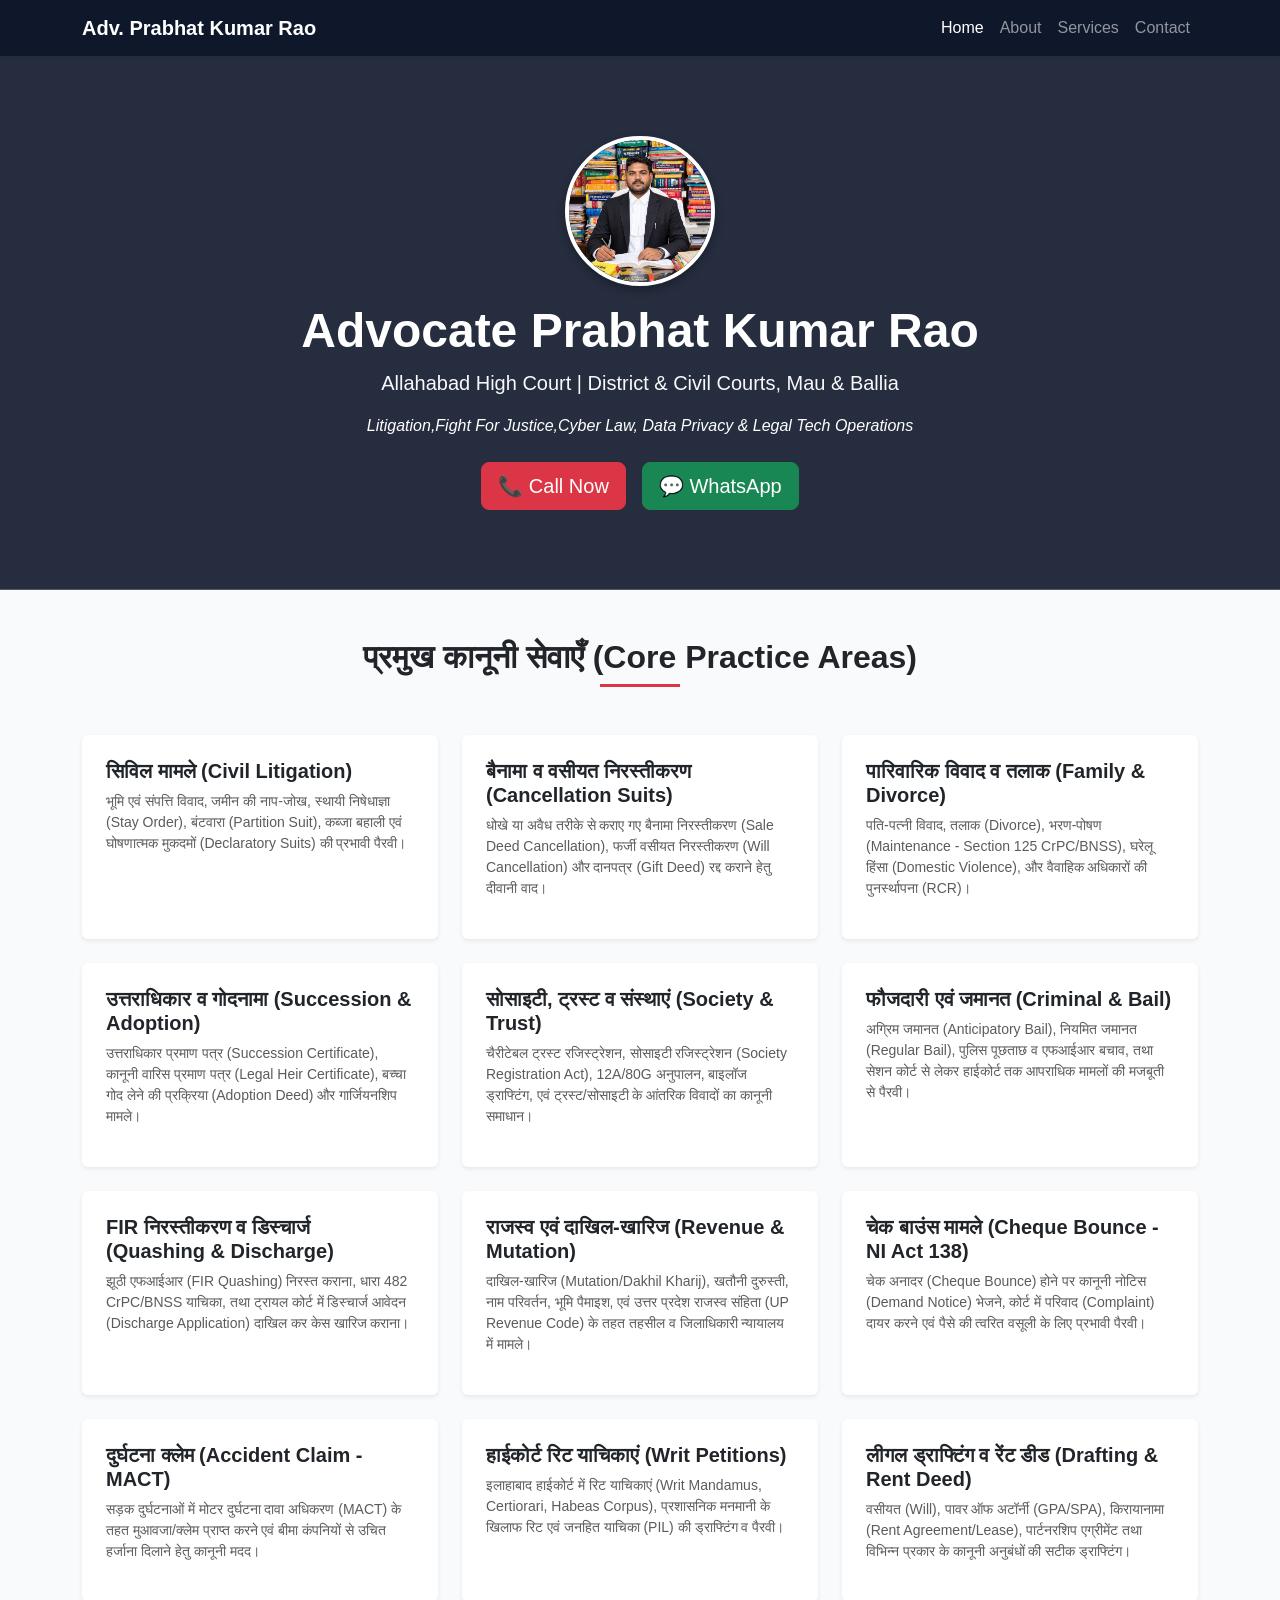
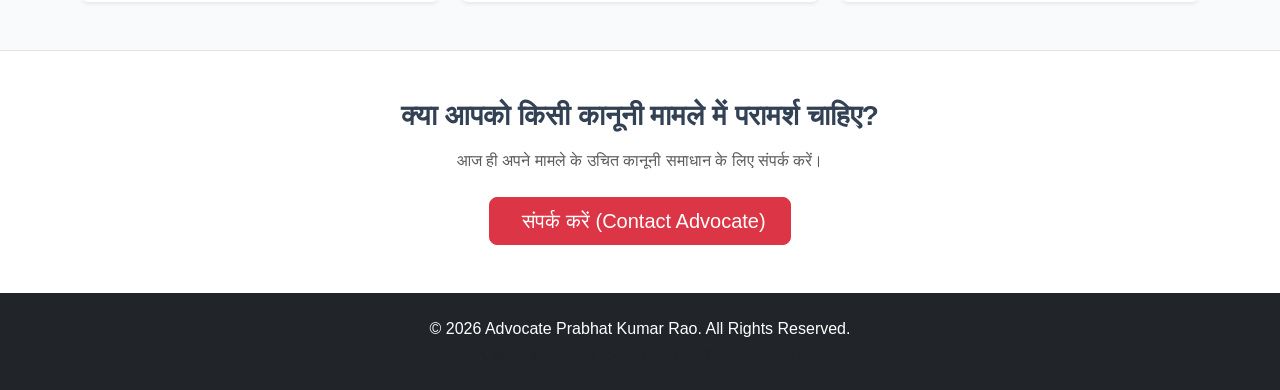
<file: index.html>
<!DOCTYPE html>
<html lang="hi">
<head>
    <meta charset="UTF-8">
    <meta name="viewport" content="width=device-width, initial-scale=1.0">
    <title>Prabhat Kumar Rao- Advocate & Legal Tech Consultant</title>
    <!-- Bootstrap 5 CSS CDN -->
    <link href="https://cdn.jsdelivr.net/npm/bootstrap@5.3.0/dist/css/bootstrap.min.css" rel="stylesheet">
    <link rel="stylesheet" href="style.css">
</head>
<body>

    <!-- Navigation Bar -->
    <nav class="navbar navbar-expand-lg navbar-dark sticky-top shadow-sm">
        <div class="container">
            <a class="navbar-brand fw-bold" href="index.html">Adv. Prabhat Kumar Rao</a>
            <button class="navbar-toggler" type="button" data-bs-toggle="collapse" data-bs-target="#navbarNav">
                <span class="navbar-toggler-icon"></span>
            </button>
            <div class="collapse navbar-collapse justify-content-end" id="navbarNav">
                <ul class="navbar-nav">
                    <li class="nav-item"><a class="nav-link active" href="index.html">Home</a></li>
                    <li class="nav-item"><a class="nav-link" href="about.html">About</a></li>
                    <li class="nav-item"><a class="nav-link" href="services.html">Services</a></li>
                    <li class="nav-item"><a class="nav-link" href="contact.html">Contact</a></li>
                </ul>
            </div>
        </div>
    </nav>

    <!-- Hero Section -->
    <header class="hero-section text-center">
        <div class="container">
            <!-- 🔽 यहाँ अपनी प्रोफाइल फोटो का टैग जोड़ें 🔽 -->
            <div class="mb-3">
                <img src="adprabhatoffice.jpg" alt="Adv. Prabhat Kumar" class="hero-profile-img">
            </div>

            <h1 class="display-5 fw-bold">Advocate Prabhat Kumar Rao</h1>
            <p class="lead text-light">Allahabad High Court | District & Civil Courts, Mau & Ballia</p>
            <p class="mb-4"><em>Litigation,Fight For Justice,Cyber Law, Data Privacy & Legal Tech Operations</em></p>
            <div class="d-flex justify-content-center gap-3">
                <a href="tel:+917905280682" class="btn btn-danger btn-lg">📞 Call Now</a>
                <a href="https://wa.me/917905280682" target="_blank" class="btn btn-success btn-lg">💬 WhatsApp</a>
            </div>
        </div>
    </header>

    <!-- Services Grid Section -->
    <div class="container py-5">
        <div class="text-center mb-5">
            <h2 class="fw-bold text-dark">प्रमुख कानूनी सेवाएँ (Core Practice Areas)</h2>
            <div class="bg-danger mx-auto" style="height: 3px; width: 80px;"></div>
        </div>

        <div class="row g-4">

            <!-- 1. Civil Litigation -->
            <div class="col-md-6 col-lg-4">
                <div class="bg-white p-4 rounded shadow-sm h-100 service-card">
                    <div class="icon-box"><i class="fa-solid fa-scale-balanced"></i></div>
                    <h3 class="h5 fw-bold text-dark">सिविल मामले (Civil Litigation)</h3>
                    <p class="text-muted small mt-2">
                        भूमि एवं संपत्ति विवाद, जमीन की नाप-जोख, स्थायी निषेधाज्ञा (Stay Order), बंटवारा (Partition Suit), कब्जा बहाली एवं घोषणात्मक मुकदमों (Declaratory Suits) की प्रभावी पैरवी।
                    </p>
                </div>
            </div>

            <!-- 2. Deed & Will Cancellation (न्यू जोड़ा गया) -->
            <div class="col-md-6 col-lg-4">
                <div class="bg-white p-4 rounded shadow-sm h-100 service-card">
                    <div class="icon-box"><i class="fa-solid fa-file-signature"></i></div>
                    <h3 class="h5 fw-bold text-dark">बैनामा व वसीयत निरस्तीकरण (Cancellation Suits)</h3>
                    <p class="text-muted small mt-2">
                        धोखे या अवैध तरीके से कराए गए बैनामा निरस्तीकरण (Sale Deed Cancellation), फर्जी वसीयत निरस्तीकरण (Will Cancellation) और दानपत्र (Gift Deed) रद्द कराने हेतु दीवानी वाद।
                    </p>
                </div>
            </div>

            <!-- 3. Family Court & Matrimonial (न्यू जोड़ा गया) -->
            <div class="col-md-6 col-lg-4">
                <div class="bg-white p-4 rounded shadow-sm h-100 service-card">
                    <div class="icon-box"><i class="fa-solid fa-people-roof"></i></div>
                    <h3 class="h5 fw-bold text-dark">पारिवारिक विवाद व तलाक (Family & Divorce)</h3>
                    <p class="text-muted small mt-2">
                        पति-पत्नी विवाद, तलाक (Divorce), भरण-पोषण (Maintenance - Section 125 CrPC/BNSS), घरेलू हिंसा (Domestic Violence), और वैवाहिक अधिकारों की पुनर्स्थापना (RCR)।
                    </p>
                </div>
            </div>

            <!-- 4. Succession & Adoption (न्यू जोड़ा गया) -->
            <div class="col-md-6 col-lg-4">
                <div class="bg-white p-4 rounded shadow-sm h-100 service-card">
                    <div class="icon-box"><i class="fa-solid fa-users-rectangle"></i></div>
                    <h3 class="h5 fw-bold text-dark">उत्तराधिकार व गोदनामा (Succession & Adoption)</h3>
                    <p class="text-muted small mt-2">
                        उत्तराधिकार प्रमाण पत्र (Succession Certificate), कानूनी वारिस प्रमाण पत्र (Legal Heir Certificate), बच्चा गोद लेने की प्रक्रिया (Adoption Deed) और गार्जियनशिप मामले।
                    </p>
                </div>
            </div>

            <!-- 5. Society, Trust & NGO Matters (न्यू जोड़ा गया) -->
            <div class="col-md-6 col-lg-4">
                <div class="bg-white p-4 rounded shadow-sm h-100 service-card">
                    <div class="icon-box"><i class="fa-solid fa-sitemap"></i></div>
                    <h3 class="h5 fw-bold text-dark">सोसाइटी, ट्रस्ट व संस्थाएं (Society & Trust)</h3>
                    <p class="text-muted small mt-2">
                        चैरीटेबल ट्रस्ट रजिस्ट्रेशन, सोसाइटी रजिस्ट्रेशन (Society Registration Act), 12A/80G अनुपालन, बाइलॉज ड्राफ्टिंग, एवं ट्रस्ट/सोसाइटी के आंतरिक विवादों का कानूनी समाधान।
                    </p>
                </div>
            </div>

            <!-- 6. Criminal & Bail Matters -->
            <div class="col-md-6 col-lg-4">
                <div class="bg-white p-4 rounded shadow-sm h-100 service-card">
                    <div class="icon-box"><i class="fa-solid fa-handcuffs"></i></div>
                    <h3 class="h5 fw-bold text-dark">फौजदारी एवं जमानत (Criminal & Bail)</h3>
                    <p class="text-muted small mt-2">
                        अग्रिम जमानत (Anticipatory Bail), नियमित जमानत (Regular Bail), पुलिस पूछताछ व एफआईआर बचाव, तथा सेशन कोर्ट से लेकर हाईकोर्ट तक आपराधिक मामलों की मजबूती से पैरवी।
                    </p>
                </div>
            </div>

            <!-- 7. Discharge & FIR Quashing -->
            <div class="col-md-6 col-lg-4">
                <div class="bg-white p-4 rounded shadow-sm h-100 service-card">
                    <div class="icon-box"><i class="fa-solid fa-file-circle-xmark"></i></div>
                    <h3 class="h5 fw-bold text-dark">FIR निरस्तीकरण व डिस्चार्ज (Quashing & Discharge)</h3>
                    <p class="text-muted small mt-2">
                        झूठी एफआईआर (FIR Quashing) निरस्त कराना, धारा 482 CrPC/BNSS याचिका, तथा ट्रायल कोर्ट में डिस्चार्ज आवेदन (Discharge Application) दाखिल कर केस खारिज कराना।
                    </p>
                </div>
            </div>

            <!-- 8. Revenue & Dakhil Kharij -->
            <div class="col-md-6 col-lg-4">
                <div class="bg-white p-4 rounded shadow-sm h-100 service-card">
                    <div class="icon-box"><i class="fa-solid fa-building-columns"></i></div>
                    <h3 class="h5 fw-bold text-dark">राजस्व एवं दाखिल-खारिज (Revenue & Mutation)</h3>
                    <p class="text-muted small mt-2">
                        दाखिल-खारिज (Mutation/Dakhil Kharij), खतौनी दुरुस्ती, नाम परिवर्तन, भूमि पैमाइश, एवं उत्तर प्रदेश राजस्व संहिता (UP Revenue Code) के तहत तहसील व जिलाधिकारी न्यायालय में मामले।
                    </p>
                </div>
            </div>

            <!-- 9. Cheque Bounce -->
            <div class="col-md-6 col-lg-4">
                <div class="bg-white p-4 rounded shadow-sm h-100 service-card">
                    <div class="icon-box"><i class="fa-solid fa-money-check-dollar"></i></div>
                    <h3 class="h5 fw-bold text-dark">चेक बाउंस मामले (Cheque Bounce - NI Act 138)</h3>
                    <p class="text-muted small mt-2">
                        चेक अनादर (Cheque Bounce) होने पर कानूनी नोटिस (Demand Notice) भेजने, कोर्ट में परिवाद (Complaint) दायर करने एवं पैसे की त्वरित वसूली के लिए प्रभावी पैरवी।
                    </p>
                </div>
            </div>

            <!-- 10. Accident Claim (MACT) -->
            <div class="col-md-6 col-lg-4">
                <div class="bg-white p-4 rounded shadow-sm h-100 service-card">
                    <div class="icon-box"><i class="fa-solid fa-car-burst"></i></div>
                    <h3 class="h5 fw-bold text-dark">दुर्घटना क्लेम (Accident Claim - MACT)</h3>
                    <p class="text-muted small mt-2">
                        सड़क दुर्घटनाओं में मोटर दुर्घटना दावा अधिकरण (MACT) के तहत मुआवजा/क्लेम प्राप्त करने एवं बीमा कंपनियों से उचित हर्जाना दिलाने हेतु कानूनी मदद।
                    </p>
                </div>
            </div>

            <!-- 11. High Court Writ Petitions -->
            <div class="col-md-6 col-lg-4">
                <div class="bg-white p-4 rounded shadow-sm h-100 service-card">
                    <div class="icon-box"><i class="fa-solid fa-gavel"></i></div>
                    <h3 class="h5 fw-bold text-dark">हाईकोर्ट रिट याचिकाएं (Writ Petitions)</h3>
                    <p class="text-muted small mt-2">
                        इलाहाबाद हाईकोर्ट में रिट याचिकाएं (Writ Mandamus, Certiorari, Habeas Corpus), प्रशासनिक मनमानी के खिलाफ रिट एवं जनहित याचिका (PIL) की ड्राफ्टिंग व पैरवी।
                    </p>
                </div>
            </div>

            <!-- 12. Drafting, Rent Deed & Agreements -->
            <div class="col-md-6 col-lg-4">
                <div class="bg-white p-4 rounded shadow-sm h-100 service-card">
                    <div class="icon-box"><i class="fa-solid fa-file-contract"></i></div>
                    <h3 class="h5 fw-bold text-dark">लीगल ड्राफ्टिंग व रेंट डीड (Drafting & Rent Deed)</h3>
                    <p class="text-muted small mt-2">
                        वसीयत (Will), पावर ऑफ अटॉर्नी (GPA/SPA), किरायानामा (Rent Agreement/Lease), पार्टनरशिप एग्रीमेंट तथा विभिन्न प्रकार के कानूनी अनुबंधों की सटीक ड्राफ्टिंग।
                    </p>
                </div>
            </div>

        </div>
    </div>

   <!-- Call to Action Section -->
    <section class="bg-white py-5 border-top">
        <div class="container text-center">
            <h3 class="fw-bold mb-3">क्या आपको किसी कानूनी मामले में परामर्श चाहिए?</h3>
            <p class="text-muted mb-4">आज ही अपने मामले के उचित कानूनी समाधान के लिए संपर्क करें।</p>
            <a href="contact.html" class="btn btn-danger btn-lg px-4"><i class="fa-solid fa-phone me-2"></i>संपर्क करें (Contact Advocate)</a>
        </div>
    </section>

    <!-- Footer -->
    <footer class="bg-dark text-white text-center py-4">
        <div class="container">
            <p class="mb-1">&copy; 2026 Advocate Prabhat Kumar Rao. All Rights Reserved.</p>
            <p class="small text-muted mb-0">इलाहाबाद हाईकोर्ट | मऊ दीवानी न्यायालय | बलिया दीवानी न्यायालय</p>
        </div>
    </footer>

    <!-- Bootstrap 5 JS CDN -->
    <script src="https://cdn.jsdelivr.net/npm/bootstrap@5.3.0/dist/js/bootstrap.bundle.min.js"></script>
</body>
</html>
</file>
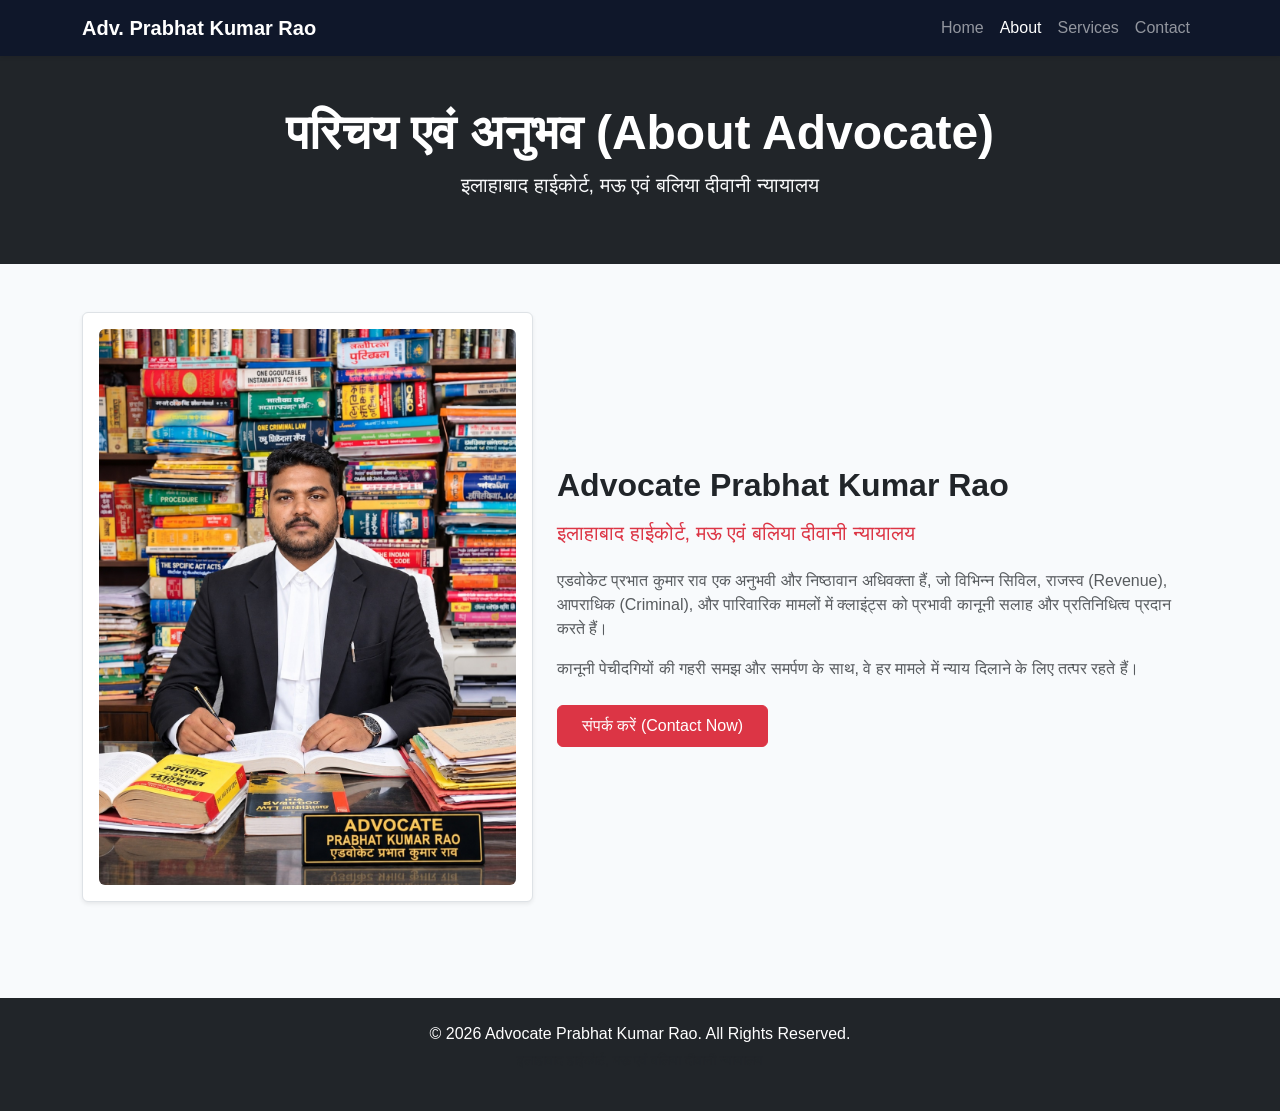
<file: about.html>
<!DOCTYPE html>
<html lang="hi">
<head>
    <meta charset="UTF-8">
    <meta name="viewport" content="width=device-width, initial-scale=1.0">
    <title>About Us | Advocate Prabhat Kumar Rao</title>
    <!-- Bootstrap 5 CSS CDN -->
    <link href="https://cdn.jsdelivr.net/npm/bootstrap@5.3.0/dist/css/bootstrap.min.css" rel="stylesheet">
    <link rel="stylesheet" href="style.css">
</head>
<body>

    <!-- Navigation Bar -->
    <nav class="navbar navbar-expand-lg navbar-dark bg-dark sticky-top shadow-sm">
        <div class="container">
            <a class="navbar-brand fw-bold" href="index.html">Adv. Prabhat Kumar Rao</a>
            <button class="navbar-toggler" type="button" data-bs-toggle="collapse" data-bs-target="#navbarNavAbout" aria-controls="navbarNavAbout" aria-expanded="false" aria-label="Toggle navigation">
                <span class="navbar-toggler-icon"></span>
            </button>
            <div class="collapse navbar-collapse justify-content-end" id="navbarNavAbout">
                <ul class="navbar-nav">
                    <li class="nav-item"><a class="nav-link" href="index.html">Home</a></li>
                    <li class="nav-item"><a class="nav-link active" href="about.html">About</a></li>
                    <li class="nav-item"><a class="nav-link" href="services.html">Services</a></li>
                    <li class="nav-item"><a class="nav-link" href="contact.html">Contact</a></li>
                </ul>
            </div>
        </div>
    </nav>

    <!-- Page Header -->
    <header class="bg-dark text-white py-5 text-center">
        <div class="container">
            <h1 class="display-5 fw-bold">परिचय एवं अनुभव (About Advocate)</h1>
            <p class="lead text-light">इलाहाबाद हाईकोर्ट, मऊ एवं बलिया दीवानी न्यायालय</p>
        </div>
    </header>

    <!-- About Section -->
    <section class="container py-5">
        <div class="row align-items-center g-4">
            <div class="col-md-5 text-center">
                <div class="p-3 bg-white shadow-sm rounded border">
                    <img src="adprabhatoffice.jpg" alt="Advocate Prabhat Kumar Rao" class="img-fluid rounded">
                </div>
            </div>
            <div class="col-md-7">
                <h2 class="fw-bold text-dark mb-3">Advocate Prabhat Kumar Rao</h2>
                <h5 class="text-danger mb-4">इलाहाबाद हाईकोर्ट, मऊ एवं बलिया दीवानी न्यायालय</h5>
                <p class="text-muted">
                    एडवोकेट प्रभात कुमार राव एक अनुभवी और निष्ठावान अधिवक्ता हैं, जो विभिन्न सिविल, राजस्व (Revenue), आपराधिक (Criminal), और पारिवारिक मामलों में क्लाइंट्स को प्रभावी कानूनी सलाह और प्रतिनिधित्व प्रदान करते हैं।
                </p>
                <p class="text-muted">
                    कानूनी पेचीदगियों की गहरी समझ और समर्पण के साथ, वे हर मामले में न्याय दिलाने के लिए तत्पर रहते हैं।
                </p>
                <div class="mt-4">
                    <a href="contact.html" class="btn btn-danger px-4 py-2">संपर्क करें (Contact Now)</a>
                </div>
            </div>
        </div>
    </section>

    <!-- Footer -->
    <footer class="bg-dark text-white text-center py-4 mt-5">
        <div class="container">
            <p class="mb-1">&copy; 2026 Advocate Prabhat Kumar Rao. All Rights Reserved.</p>
            <p class="small text-muted">इलाहाबाद हाईकोर्ट, मऊ एवं बलिया दीवानी न्यायालय</p>
        </div>
    </footer>

    <!-- Bootstrap 5 JS CDN (यह स्क्रिप्ट टैग मोबाइल मेनू खोलने के लिए सबसे ज़रूरी है) -->
    <script src="https://cdn.jsdelivr.net/npm/bootstrap@5.3.0/dist/js/bootstrap.bundle.min.js"></script>
</body>
</html>
</file>
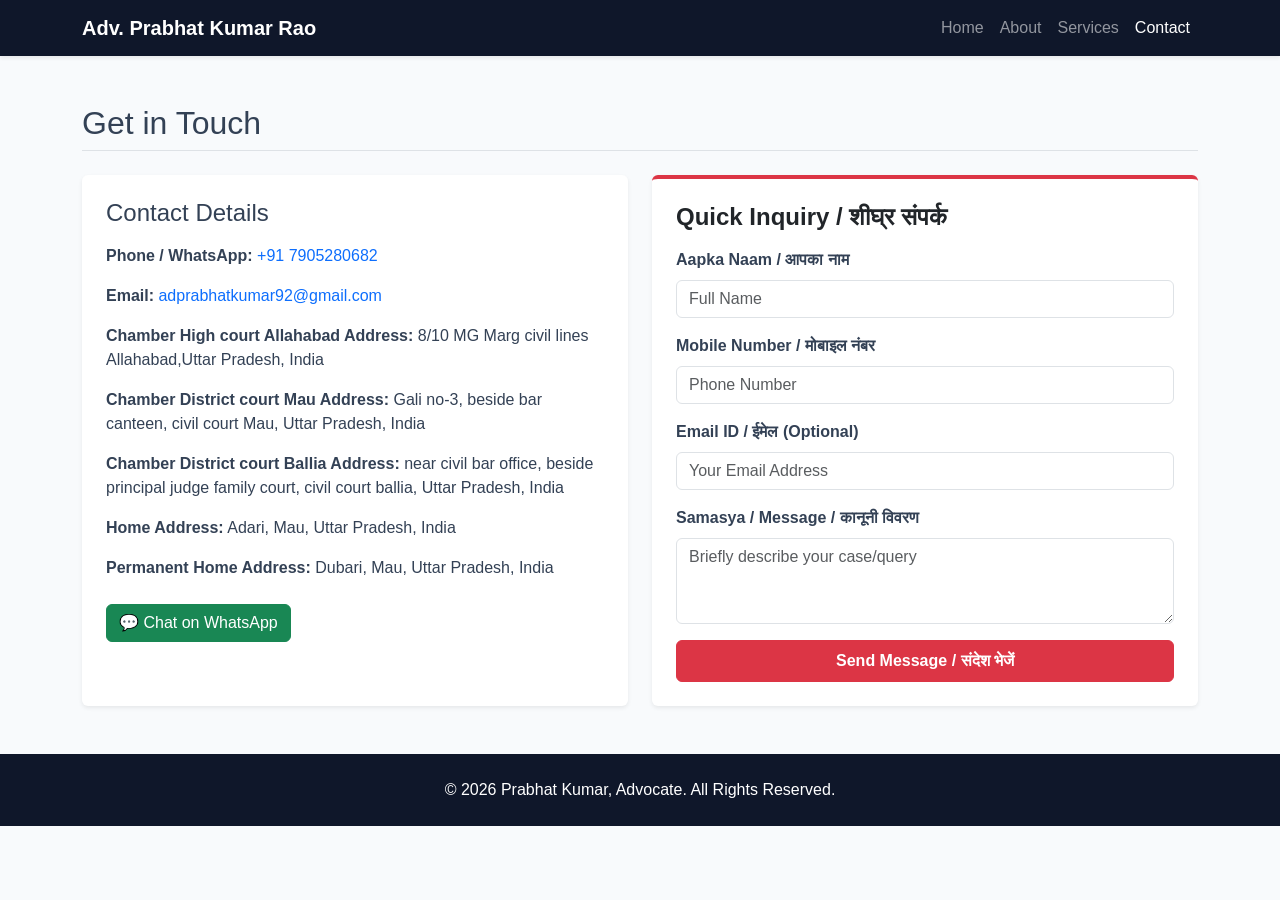
<file: contact.html>
<!DOCTYPE html>
<html lang="hi">
<head>
    <meta charset="UTF-8">
    <meta name="viewport" content="width=device-width, initial-scale=1.0">
    <title>Contact - Adv. Prabhat Kumar Rao</title>
    <link href="https://cdn.jsdelivr.net/npm/bootstrap@5.3.0/dist/css/bootstrap.min.css" rel="stylesheet">
    <link rel="stylesheet" href="style.css">
</head>
<body>

    <nav class="navbar navbar-expand-lg navbar-dark sticky-top shadow-sm">
        <div class="container">
            <a class="navbar-brand fw-bold" href="index.html">Adv. Prabhat Kumar Rao</a>
            <button class="navbar-toggler" type="button" data-bs-toggle="collapse" data-bs-target="#navbarNav">
                <span class="navbar-toggler-icon"></span>
            </button>
            <div class="collapse navbar-collapse justify-content-end" id="navbarNav">
                <ul class="navbar-nav">
                    <li class="nav-item"><a class="nav-link" href="index.html">Home</a></li>
                    <li class="nav-item"><a class="nav-link" href="about.html">About</a></li>
                    <li class="nav-item"><a class="nav-link" href="services.html">Services</a></li>
                    <li class="nav-item"><a class="nav-link active" href="contact.html">Contact</a></li>
                </ul>
            </div>
        </div>
    </nav>

    <div class="container py-5">
        <h2 class="mb-4 border-bottom pb-2">Get in Touch</h2>
        <div class="row g-4">
            <div class="col-md-6">
                <div class="bg-white p-4 rounded shadow-sm h-100">
                    <h4>Contact Details</h4>
                    <p class="mt-3"><strong>Phone / WhatsApp:</strong> <a href="tel:+917905280682" class="text-decoration-none">+91 7905280682</a></p>
                    <p><strong>Email:</strong> <a href="mailto:adprabhatkumar92@gmail.com" class="text-decoration-none">adprabhatkumar92@gmail.com</a></p>
                    <p><strong>Chamber High court Allahabad Address:</strong> 8/10 MG Marg civil lines Allahabad,Uttar Pradesh, India</p>
                     <p><strong>Chamber District court Mau Address:</strong> Gali no-3, beside bar canteen, civil court Mau, Uttar Pradesh, India</p>
                    <p><strong>Chamber District court Ballia Address:</strong> near civil bar office, beside principal judge family court, civil court ballia, Uttar Pradesh, India</p>
                    <p><strong> Home Address:</strong> Adari, Mau, Uttar Pradesh, India</p>
                     <p><strong> Permanent Home Address:</strong> Dubari, Mau, Uttar Pradesh, India</p>
                    <div class="mt-4">
                        <a href="https://wa.me/917905280682" target="_blank" class="btn btn-success">💬 Chat on WhatsApp</a>
                    </div>
                </div>
            </div>
            <div class="col-md-6">
    <div class="bg-white p-4 rounded shadow-sm h-100 border-top border-danger border-4">
        <h4 class="fw-bold mb-3 text-dark">Quick Inquiry / शीघ्र संपर्क</h4>
        
        <!-- Formspree Action Added -->
       <form onsubmit="event.preventDefault(); alert('Aapka sandesh mil gaya hai, jald hi sampark kiya jayega.');">
            
            <div class="mb-3">
                <label class="form-label fw-semibold">Aapka Naam / आपका नाम</label>
                <input type="text" name="Name" class="form-control" required placeholder="Full Name">
            </div>

            <div class="mb-3">
                <label class="form-label fw-semibold">Mobile Number / मोबाइल नंबर</label>
                <input type="tel" name="Phone" class="form-control" required placeholder="Phone Number" pattern="[0-9]{10}">
            </div>

            <div class="mb-3">
                <label class="form-label fw-semibold">Email ID / ईमेल (Optional)</label>
                <input type="email" name="_replyto" class="form-control" placeholder="Your Email Address">
            </div>

            <div class="mb-3">
                <label class="form-label fw-semibold">Samasya / Message / कानूनी विवरण</label>
                <textarea name="Message" class="form-control" rows="3" required placeholder="Briefly describe your case/query"></textarea>
            </div>

            <!-- Custom Subject line in email -->
            <input type="hidden" name="_subject" value="New Legal Inquiry from Website - Adv. Prabhat Kumar">

            <button type="submit" class="btn btn-danger w-100 fw-bold py-2">Send Message / संदेश भेजें</button>
        </form>
    </div>
</div>
        </div>
    </div>

    <footer class="text-center py-4">
        <div class="container">
            <p class="mb-0">&copy; 2026 Prabhat Kumar, Advocate. All Rights Reserved.</p>
        </div>
    </footer>

    <script src="https://cdn.jsdelivr.net/npm/bootstrap@5.3.0/dist/js/bootstrap.bundle.min.js"></script>
</body>
</html>
</file>
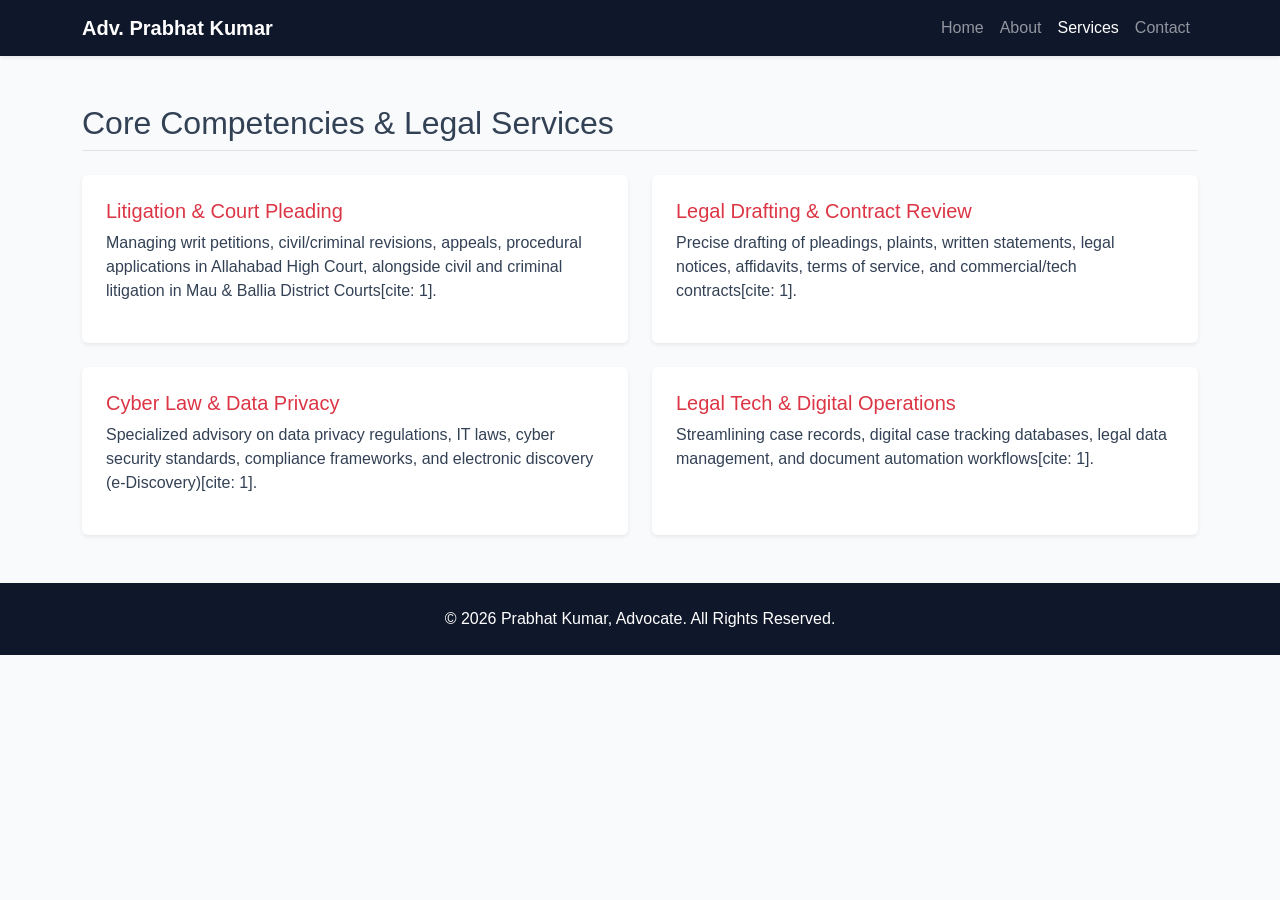
<file: service.html>
<!DOCTYPE html>
<html lang="hi">
<head>
    <meta charset="UTF-8">
    <meta name="viewport" content="width=device-width, initial-scale=1.0">
    <title>Services - Adv. Prabhat Kumar</title>
    <link href="https://cdn.jsdelivr.net/npm/bootstrap@5.3.0/dist/css/bootstrap.min.css" rel="stylesheet">
    <link rel="stylesheet" href="style.css">
</head>
<body>

    <nav class="navbar navbar-expand-lg navbar-dark sticky-top shadow-sm">
        <div class="container">
            <a class="navbar-brand fw-bold" href="index.html">Adv. Prabhat Kumar</a>
            <button class="navbar-toggler" type="button" data-bs-toggle="collapse" data-bs-target="#navbarNav">
                <span class="navbar-toggler-icon"></span>
            </button>
            <div class="collapse navbar-collapse justify-content-end" id="navbarNav">
                <ul class="navbar-nav">
                    <li class="nav-item"><a class="nav-link" href="index.html">Home</a></li>
                    <li class="nav-item"><a class="nav-link" href="about.html">About</a></li>
                    <li class="nav-item"><a class="nav-link active" href="services.html">Services</a></li>
                    <li class="nav-item"><a class="nav-link" href="contact.html">Contact</a></li>
                </ul>
            </div>
        </div>
    </nav>

    <div class="container py-5">
        <h2 class="mb-4 border-bottom pb-2">Core Competencies & Legal Services</h2>
        <div class="row g-4">
            <div class="col-md-6">
                <div class="bg-white p-4 rounded shadow-sm h-100">
                    <h3 class="text-danger h5">Litigation & Court Pleading</h3>
                    <p>Managing writ petitions, civil/criminal revisions, appeals, procedural applications in Allahabad High Court, alongside civil and criminal litigation in Mau & Ballia District Courts[cite: 1].</p>
                </div>
            </div>
            <div class="col-md-6">
                <div class="bg-white p-4 rounded shadow-sm h-100">
                    <h3 class="text-danger h5">Legal Drafting & Contract Review</h3>
                    <p>Precise drafting of pleadings, plaints, written statements, legal notices, affidavits, terms of service, and commercial/tech contracts[cite: 1].</p>
                </div>
            </div>
            <div class="col-md-6">
                <div class="bg-white p-4 rounded shadow-sm h-100">
                    <h3 class="text-danger h5">Cyber Law & Data Privacy</h3>
                    <p>Specialized advisory on data privacy regulations, IT laws, cyber security standards, compliance frameworks, and electronic discovery (e-Discovery)[cite: 1].</p>
                </div>
            </div>
            <div class="col-md-6">
                <div class="bg-white p-4 rounded shadow-sm h-100">
                    <h3 class="text-danger h5">Legal Tech & Digital Operations</h3>
                    <p>Streamlining case records, digital case tracking databases, legal data management, and document automation workflows[cite: 1].</p>
                </div>
            </div>
        </div>
    </div>

    <footer class="text-center py-4">
        <div class="container">
            <p class="mb-0">&copy; 2026 Prabhat Kumar, Advocate. All Rights Reserved.</p>
        </div>
    </footer>

    <script src="https://cdn.jsdelivr.net/npm/bootstrap@5.3.0/dist/js/bootstrap.bundle.min.js"></script>
</body>
</html>
</file>
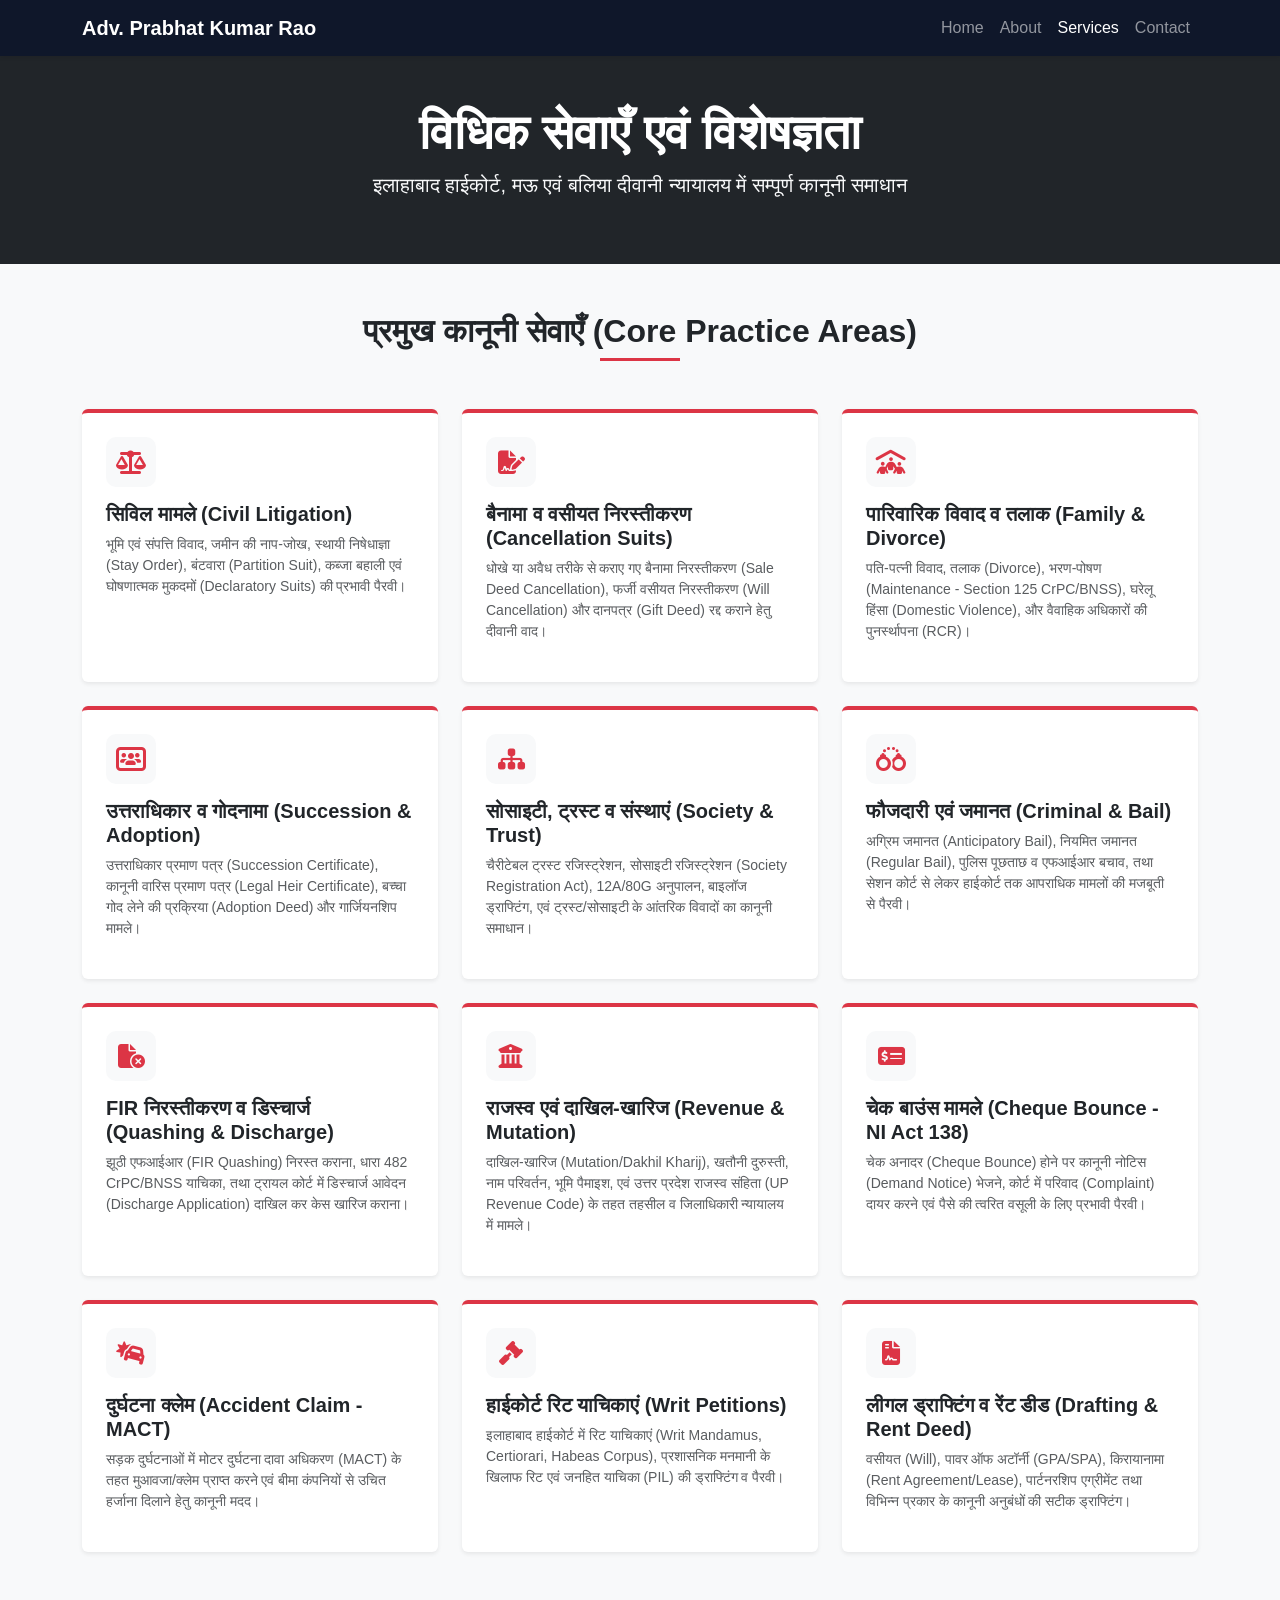
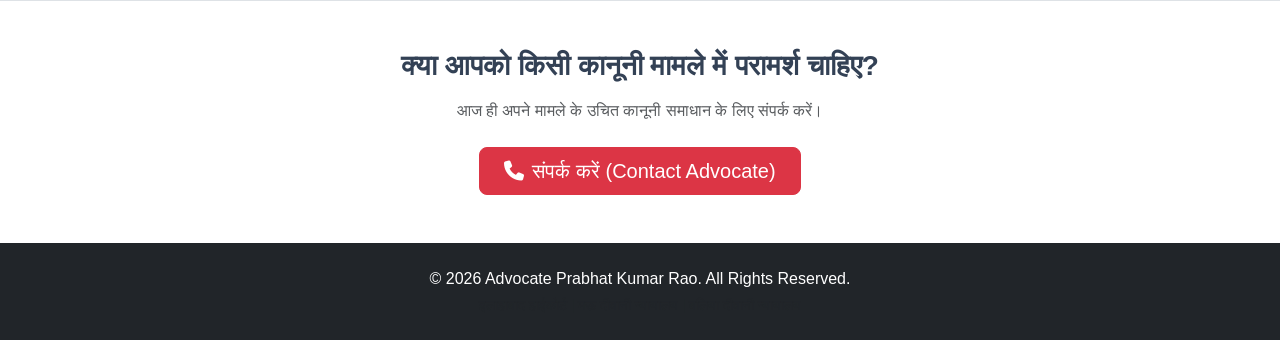
<file: services.html>
<!DOCTYPE html>
<html lang="hi">
<head>
    <meta charset="UTF-8">
    <meta name="viewport" content="width=device-width, initial-scale=1.0">
    <title>Legal Services & Expertise | Adv. Prabhat Kumar Rao</title>
    <!-- Bootstrap 5 CSS CDN -->
    <link href="https://cdn.jsdelivr.net/npm/bootstrap@5.3.0/dist/css/bootstrap.min.css" rel="stylesheet">
    <!-- Font Awesome Icons CDN -->
    <link rel="stylesheet" href="https://cdnjs.cloudflare.com/ajax/libs/font-awesome/6.4.0/css/all.min.css">
    <link rel="stylesheet" href="style.css">
    <style>
        .service-card {
            transition: transform 0.3s ease, box-shadow 0.3s ease;
            border-top: 4px solid #dc3545; /* Red border top */
        }
        .service-card:hover {
            transform: translateY(-5px);
            box-shadow: 0 10px 20px rgba(0,0,0,0.12) !important;
        }
        .icon-box {
            width: 50px;
            height: 50px;
            background-color: #f8f9fa;
            color: #dc3545;
            display: flex;
            align-items: center;
            justify-content: center;
            border-radius: 10px;
            font-size: 1.5rem;
            margin-bottom: 15px;
        }
    </style>
</head>
<body class="bg-light">

    <!-- Navigation Bar -->
    <nav class="navbar navbar-expand-lg navbar-dark bg-dark sticky-top shadow-sm">
        <div class="container">
            <a class="navbar-brand fw-bold" href="index.html">Adv. Prabhat Kumar Rao</a>
            <button class="navbar-toggler" type="button" data-bs-toggle="collapse" data-bs-target="#navbarNav">
                <span class="navbar-toggler-icon"></span>
            </button>
            <div class="collapse navbar-collapse justify-content-end" id="navbarNav">
                <ul class="navbar-nav">
                    <li class="nav-item"><a class="nav-link" href="index.html">Home</a></li>
                    <li class="nav-item"><a class="nav-link" href="about.html">About</a></li>
                    <li class="nav-item"><a class="nav-link active" href="services.html">Services</a></li>
                    <li class="nav-item"><a class="nav-link" href="contact.html">Contact</a></li>
                </ul>
            </div>
        </div>
    </nav>

    <!-- Header Section -->
    <header class="bg-dark text-white py-5 text-center">
        <div class="container">
            <h1 class="display-5 fw-bold">विधिक सेवाएँ एवं विशेषज्ञता</h1>
            <p class="lead text-light">इलाहाबाद हाईकोर्ट, मऊ एवं बलिया दीवानी न्यायालय में सम्पूर्ण कानूनी समाधान</p>
        </div>
    </header>

    <!-- Services Grid Section -->
    <div class="container py-5">
        <div class="text-center mb-5">
            <h2 class="fw-bold text-dark">प्रमुख कानूनी सेवाएँ (Core Practice Areas)</h2>
            <div class="bg-danger mx-auto" style="height: 3px; width: 80px;"></div>
        </div>

        <div class="row g-4">

            <!-- 1. Civil Litigation -->
            <div class="col-md-6 col-lg-4">
                <div class="bg-white p-4 rounded shadow-sm h-100 service-card">
                    <div class="icon-box"><i class="fa-solid fa-scale-balanced"></i></div>
                    <h3 class="h5 fw-bold text-dark">सिविल मामले (Civil Litigation)</h3>
                    <p class="text-muted small mt-2">
                        भूमि एवं संपत्ति विवाद, जमीन की नाप-जोख, स्थायी निषेधाज्ञा (Stay Order), बंटवारा (Partition Suit), कब्जा बहाली एवं घोषणात्मक मुकदमों (Declaratory Suits) की प्रभावी पैरवी।
                    </p>
                </div>
            </div>

            <!-- 2. Deed & Will Cancellation (न्यू जोड़ा गया) -->
            <div class="col-md-6 col-lg-4">
                <div class="bg-white p-4 rounded shadow-sm h-100 service-card">
                    <div class="icon-box"><i class="fa-solid fa-file-signature"></i></div>
                    <h3 class="h5 fw-bold text-dark">बैनामा व वसीयत निरस्तीकरण (Cancellation Suits)</h3>
                    <p class="text-muted small mt-2">
                        धोखे या अवैध तरीके से कराए गए बैनामा निरस्तीकरण (Sale Deed Cancellation), फर्जी वसीयत निरस्तीकरण (Will Cancellation) और दानपत्र (Gift Deed) रद्द कराने हेतु दीवानी वाद।
                    </p>
                </div>
            </div>

            <!-- 3. Family Court & Matrimonial (न्यू जोड़ा गया) -->
            <div class="col-md-6 col-lg-4">
                <div class="bg-white p-4 rounded shadow-sm h-100 service-card">
                    <div class="icon-box"><i class="fa-solid fa-people-roof"></i></div>
                    <h3 class="h5 fw-bold text-dark">पारिवारिक विवाद व तलाक (Family & Divorce)</h3>
                    <p class="text-muted small mt-2">
                        पति-पत्नी विवाद, तलाक (Divorce), भरण-पोषण (Maintenance - Section 125 CrPC/BNSS), घरेलू हिंसा (Domestic Violence), और वैवाहिक अधिकारों की पुनर्स्थापना (RCR)।
                    </p>
                </div>
            </div>

            <!-- 4. Succession & Adoption (न्यू जोड़ा गया) -->
            <div class="col-md-6 col-lg-4">
                <div class="bg-white p-4 rounded shadow-sm h-100 service-card">
                    <div class="icon-box"><i class="fa-solid fa-users-rectangle"></i></div>
                    <h3 class="h5 fw-bold text-dark">उत्तराधिकार व गोदनामा (Succession & Adoption)</h3>
                    <p class="text-muted small mt-2">
                        उत्तराधिकार प्रमाण पत्र (Succession Certificate), कानूनी वारिस प्रमाण पत्र (Legal Heir Certificate), बच्चा गोद लेने की प्रक्रिया (Adoption Deed) और गार्जियनशिप मामले।
                    </p>
                </div>
            </div>

            <!-- 5. Society, Trust & NGO Matters (न्यू जोड़ा गया) -->
            <div class="col-md-6 col-lg-4">
                <div class="bg-white p-4 rounded shadow-sm h-100 service-card">
                    <div class="icon-box"><i class="fa-solid fa-sitemap"></i></div>
                    <h3 class="h5 fw-bold text-dark">सोसाइटी, ट्रस्ट व संस्थाएं (Society & Trust)</h3>
                    <p class="text-muted small mt-2">
                        चैरीटेबल ट्रस्ट रजिस्ट्रेशन, सोसाइटी रजिस्ट्रेशन (Society Registration Act), 12A/80G अनुपालन, बाइलॉज ड्राफ्टिंग, एवं ट्रस्ट/सोसाइटी के आंतरिक विवादों का कानूनी समाधान।
                    </p>
                </div>
            </div>

            <!-- 6. Criminal & Bail Matters -->
            <div class="col-md-6 col-lg-4">
                <div class="bg-white p-4 rounded shadow-sm h-100 service-card">
                    <div class="icon-box"><i class="fa-solid fa-handcuffs"></i></div>
                    <h3 class="h5 fw-bold text-dark">फौजदारी एवं जमानत (Criminal & Bail)</h3>
                    <p class="text-muted small mt-2">
                        अग्रिम जमानत (Anticipatory Bail), नियमित जमानत (Regular Bail), पुलिस पूछताछ व एफआईआर बचाव, तथा सेशन कोर्ट से लेकर हाईकोर्ट तक आपराधिक मामलों की मजबूती से पैरवी।
                    </p>
                </div>
            </div>

            <!-- 7. Discharge & FIR Quashing -->
            <div class="col-md-6 col-lg-4">
                <div class="bg-white p-4 rounded shadow-sm h-100 service-card">
                    <div class="icon-box"><i class="fa-solid fa-file-circle-xmark"></i></div>
                    <h3 class="h5 fw-bold text-dark">FIR निरस्तीकरण व डिस्चार्ज (Quashing & Discharge)</h3>
                    <p class="text-muted small mt-2">
                        झूठी एफआईआर (FIR Quashing) निरस्त कराना, धारा 482 CrPC/BNSS याचिका, तथा ट्रायल कोर्ट में डिस्चार्ज आवेदन (Discharge Application) दाखिल कर केस खारिज कराना।
                    </p>
                </div>
            </div>

            <!-- 8. Revenue & Dakhil Kharij -->
            <div class="col-md-6 col-lg-4">
                <div class="bg-white p-4 rounded shadow-sm h-100 service-card">
                    <div class="icon-box"><i class="fa-solid fa-building-columns"></i></div>
                    <h3 class="h5 fw-bold text-dark">राजस्व एवं दाखिल-खारिज (Revenue & Mutation)</h3>
                    <p class="text-muted small mt-2">
                        दाखिल-खारिज (Mutation/Dakhil Kharij), खतौनी दुरुस्ती, नाम परिवर्तन, भूमि पैमाइश, एवं उत्तर प्रदेश राजस्व संहिता (UP Revenue Code) के तहत तहसील व जिलाधिकारी न्यायालय में मामले।
                    </p>
                </div>
            </div>

            <!-- 9. Cheque Bounce -->
            <div class="col-md-6 col-lg-4">
                <div class="bg-white p-4 rounded shadow-sm h-100 service-card">
                    <div class="icon-box"><i class="fa-solid fa-money-check-dollar"></i></div>
                    <h3 class="h5 fw-bold text-dark">चेक बाउंस मामले (Cheque Bounce - NI Act 138)</h3>
                    <p class="text-muted small mt-2">
                        चेक अनादर (Cheque Bounce) होने पर कानूनी नोटिस (Demand Notice) भेजने, कोर्ट में परिवाद (Complaint) दायर करने एवं पैसे की त्वरित वसूली के लिए प्रभावी पैरवी।
                    </p>
                </div>
            </div>

            <!-- 10. Accident Claim (MACT) -->
            <div class="col-md-6 col-lg-4">
                <div class="bg-white p-4 rounded shadow-sm h-100 service-card">
                    <div class="icon-box"><i class="fa-solid fa-car-burst"></i></div>
                    <h3 class="h5 fw-bold text-dark">दुर्घटना क्लेम (Accident Claim - MACT)</h3>
                    <p class="text-muted small mt-2">
                        सड़क दुर्घटनाओं में मोटर दुर्घटना दावा अधिकरण (MACT) के तहत मुआवजा/क्लेम प्राप्त करने एवं बीमा कंपनियों से उचित हर्जाना दिलाने हेतु कानूनी मदद।
                    </p>
                </div>
            </div>

            <!-- 11. High Court Writ Petitions -->
            <div class="col-md-6 col-lg-4">
                <div class="bg-white p-4 rounded shadow-sm h-100 service-card">
                    <div class="icon-box"><i class="fa-solid fa-gavel"></i></div>
                    <h3 class="h5 fw-bold text-dark">हाईकोर्ट रिट याचिकाएं (Writ Petitions)</h3>
                    <p class="text-muted small mt-2">
                        इलाहाबाद हाईकोर्ट में रिट याचिकाएं (Writ Mandamus, Certiorari, Habeas Corpus), प्रशासनिक मनमानी के खिलाफ रिट एवं जनहित याचिका (PIL) की ड्राफ्टिंग व पैरवी।
                    </p>
                </div>
            </div>

            <!-- 12. Drafting, Rent Deed & Agreements -->
            <div class="col-md-6 col-lg-4">
                <div class="bg-white p-4 rounded shadow-sm h-100 service-card">
                    <div class="icon-box"><i class="fa-solid fa-file-contract"></i></div>
                    <h3 class="h5 fw-bold text-dark">लीगल ड्राफ्टिंग व रेंट डीड (Drafting & Rent Deed)</h3>
                    <p class="text-muted small mt-2">
                        वसीयत (Will), पावर ऑफ अटॉर्नी (GPA/SPA), किरायानामा (Rent Agreement/Lease), पार्टनरशिप एग्रीमेंट तथा विभिन्न प्रकार के कानूनी अनुबंधों की सटीक ड्राफ्टिंग।
                    </p>
                </div>
            </div>

        </div>
    </div>

   <!-- Call to Action Section -->
    <section class="bg-white py-5 border-top">
        <div class="container text-center">
            <h3 class="fw-bold mb-3">क्या आपको किसी कानूनी मामले में परामर्श चाहिए?</h3>
            <p class="text-muted mb-4">आज ही अपने मामले के उचित कानूनी समाधान के लिए संपर्क करें।</p>
            <a href="contact.html" class="btn btn-danger btn-lg px-4"><i class="fa-solid fa-phone me-2"></i>संपर्क करें (Contact Advocate)</a>
        </div>
    </section>

    <!-- Footer -->
    <footer class="bg-dark text-white text-center py-4">
        <div class="container">
            <p class="mb-1">&copy; 2026 Advocate Prabhat Kumar Rao. All Rights Reserved.</p>
            <p class="small text-muted mb-0">इलाहाबाद हाईकोर्ट | मऊ दीवानी न्यायालय | बलिया दीवानी न्यायालय</p>
        </div>
    </footer>

    <!-- Bootstrap 5 JS CDN -->
    <script src="https://cdn.jsdelivr.net/npm/bootstrap@5.3.0/dist/js/bootstrap.bundle.min.js"></script>
</body>
</html>
</file>
<file: style.css>
:root {
    --primary-color: #0f172a;
    --secondary-color: #b91c1c;
}

body {
    font-family: 'Segoe UI', Tahoma, Geneva, Verdana, sans-serif;
    background-color: #f8fafc;
    color: #334155;
}

.navbar {
    background-color: var(--primary-color) !important;
}

.hero-section {
    background: linear-gradient(rgba(15, 23, 42, 0.9), rgba(15, 23, 42, 0.9)), url('https://images.unsplash.com/photo-1589829545856-d10d557cf95f?auto=format&fit=crop&w=1200&q=80');
    background-size: cover;
    background-position: center;
    color: white;
    padding: 80px 20px;
}
    /* Hero Section Profile Image */
.hero-profile-img {
    width: 150px;            /* फोटो की चौड़ाई */
    height: 150px;           /* फोटो की लंबाई */
    object-fit: cover;       /* फोटो खिंचेगी नहीं, बिल्कुल सही दिखेगी */
    border-radius: 50%;      /* फोटो को गोल (Circle) बनाने के लिए */
    border: 4px solid #ffffff; /* फोटो के चारों ओर सफेद Border */
    box-shadow: 0 4px 10px rgba(0, 0, 0, 0.3); /* सुंदर Shadow Effect */

}

footer {
    background-color: var(--primary-color);
    color: white;
}
</file>
